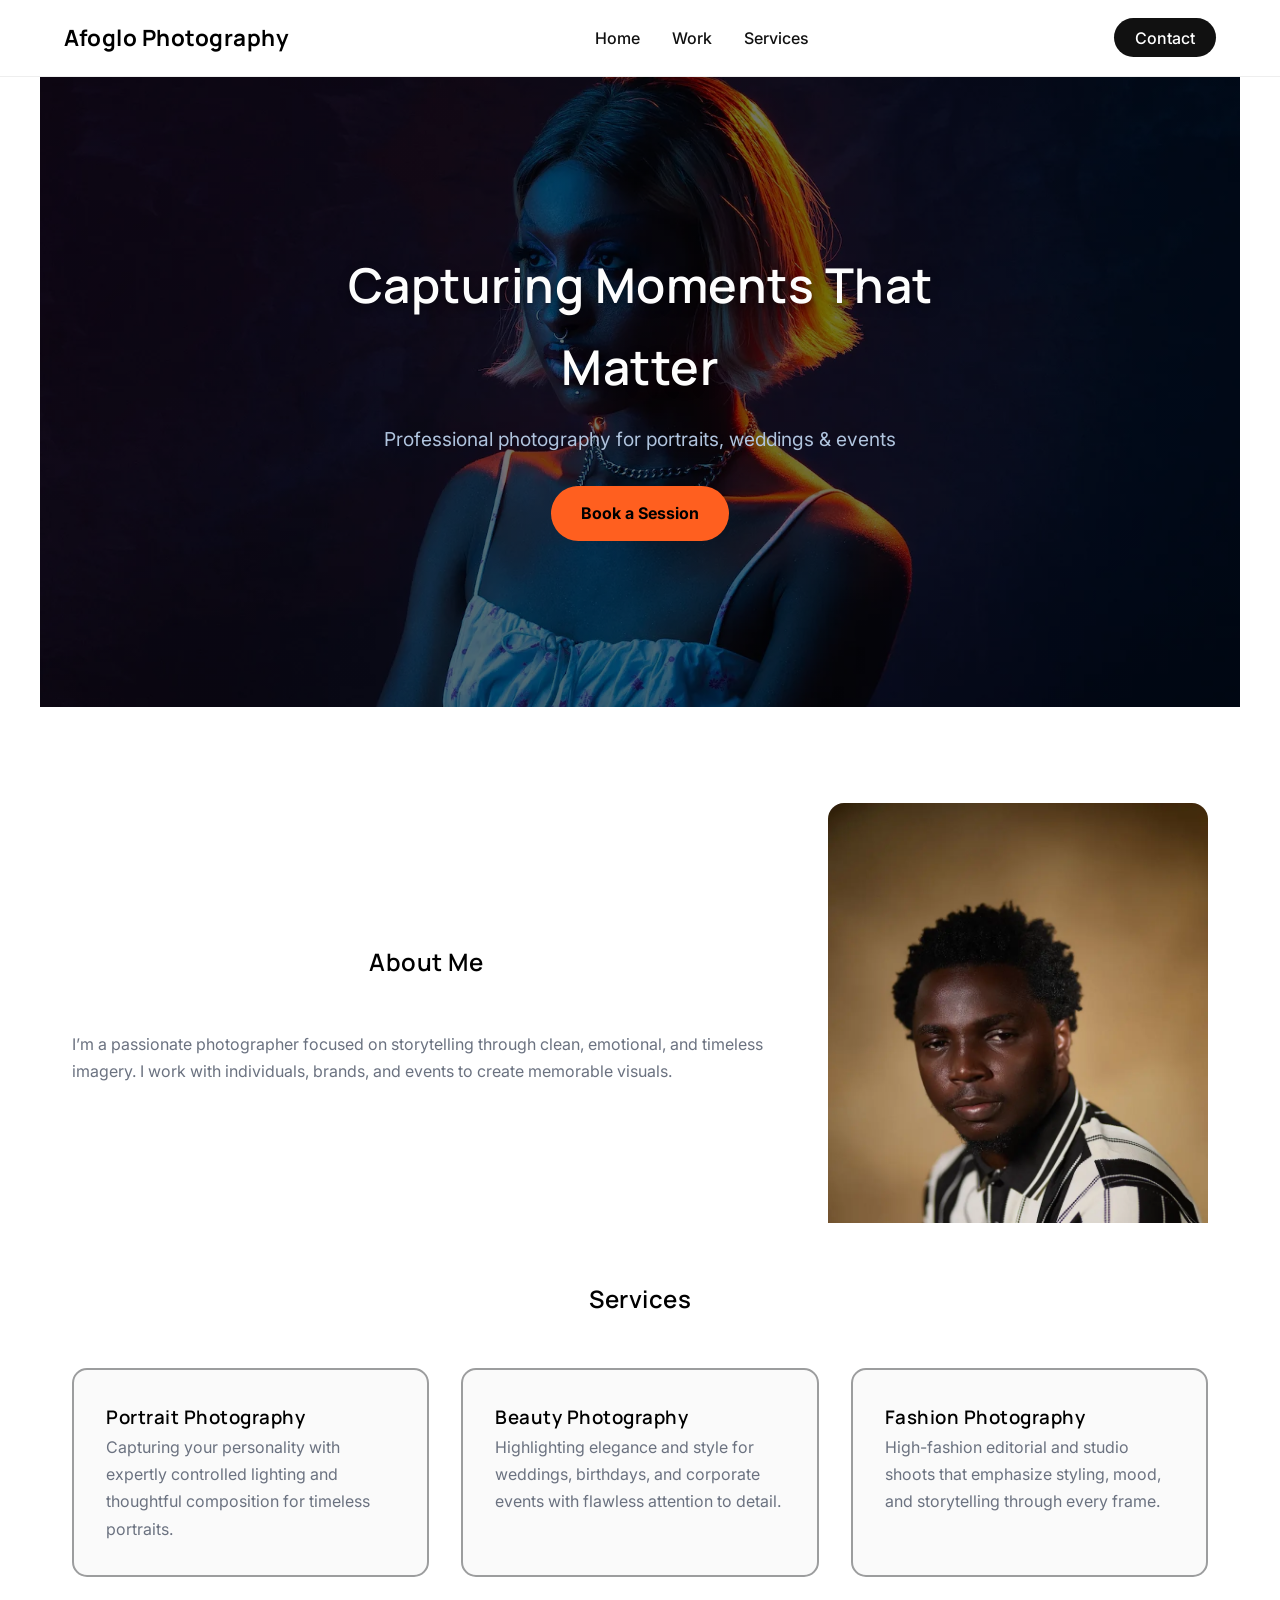
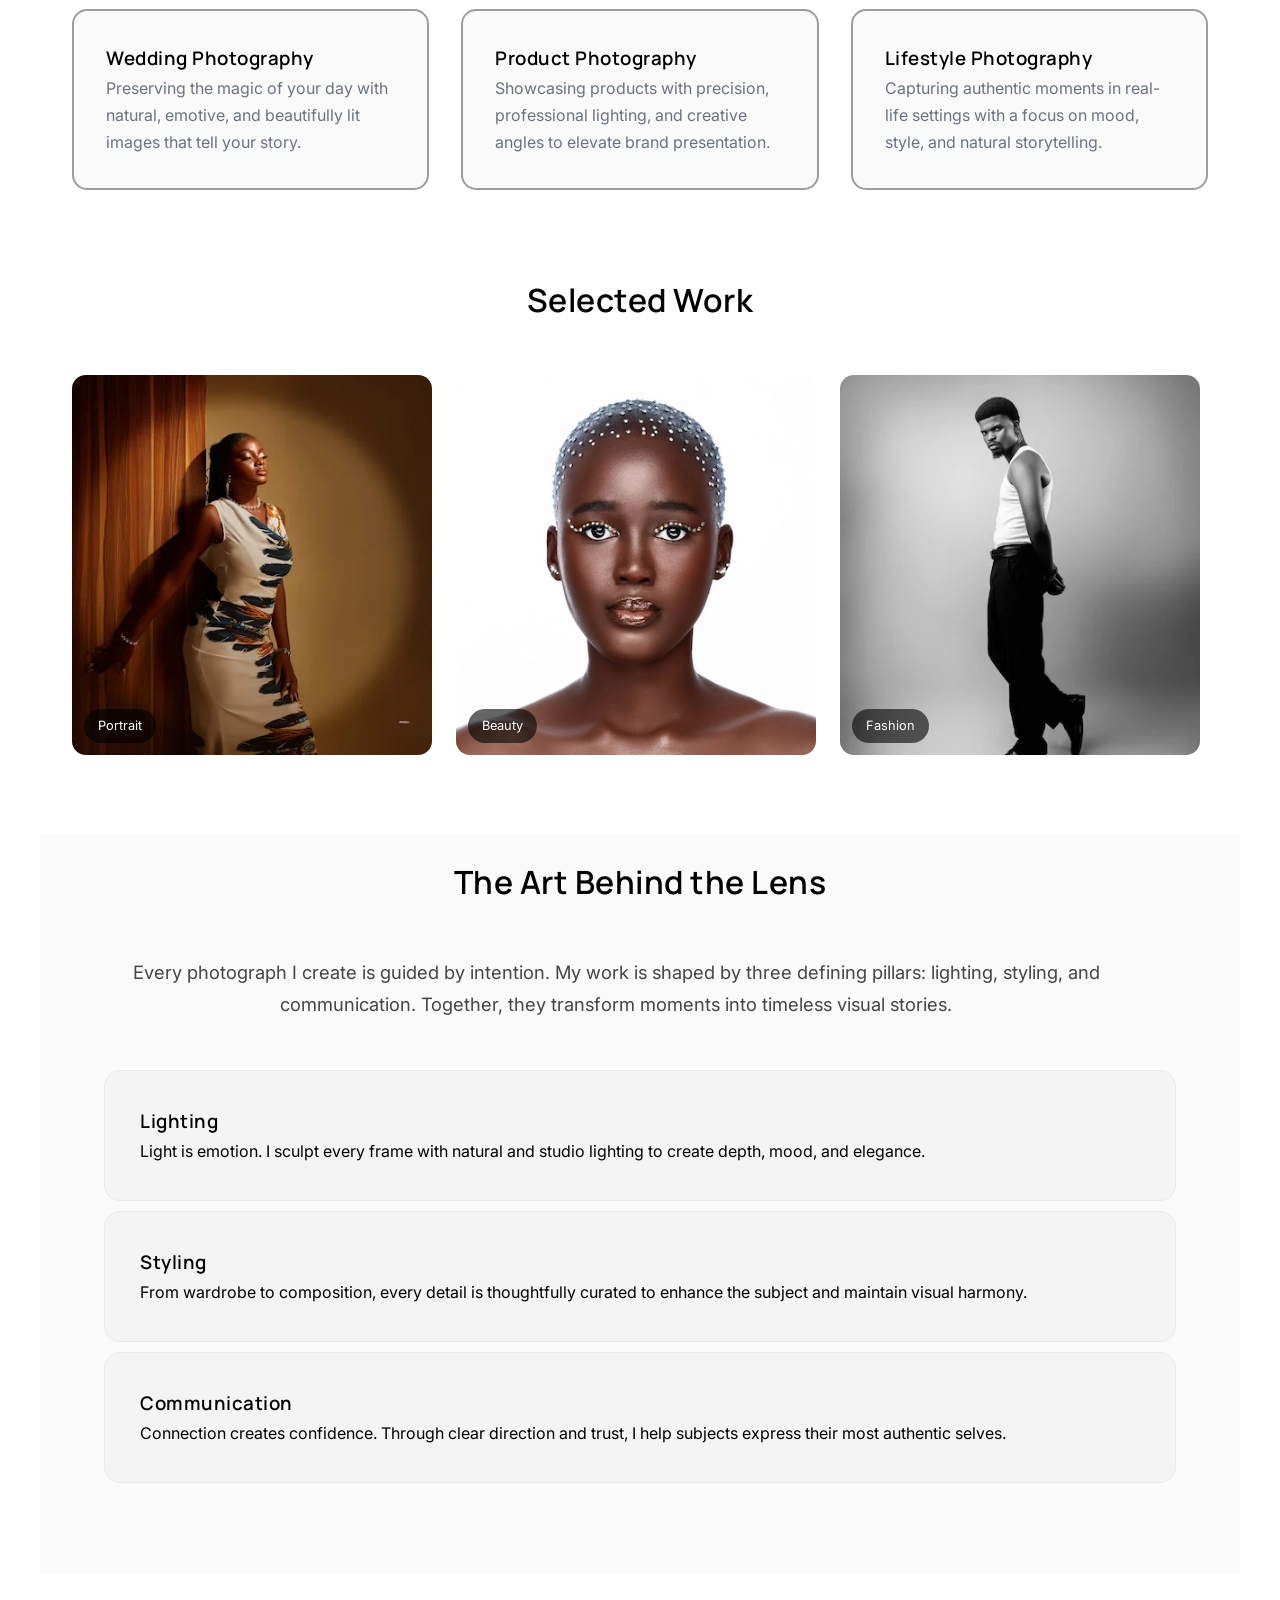
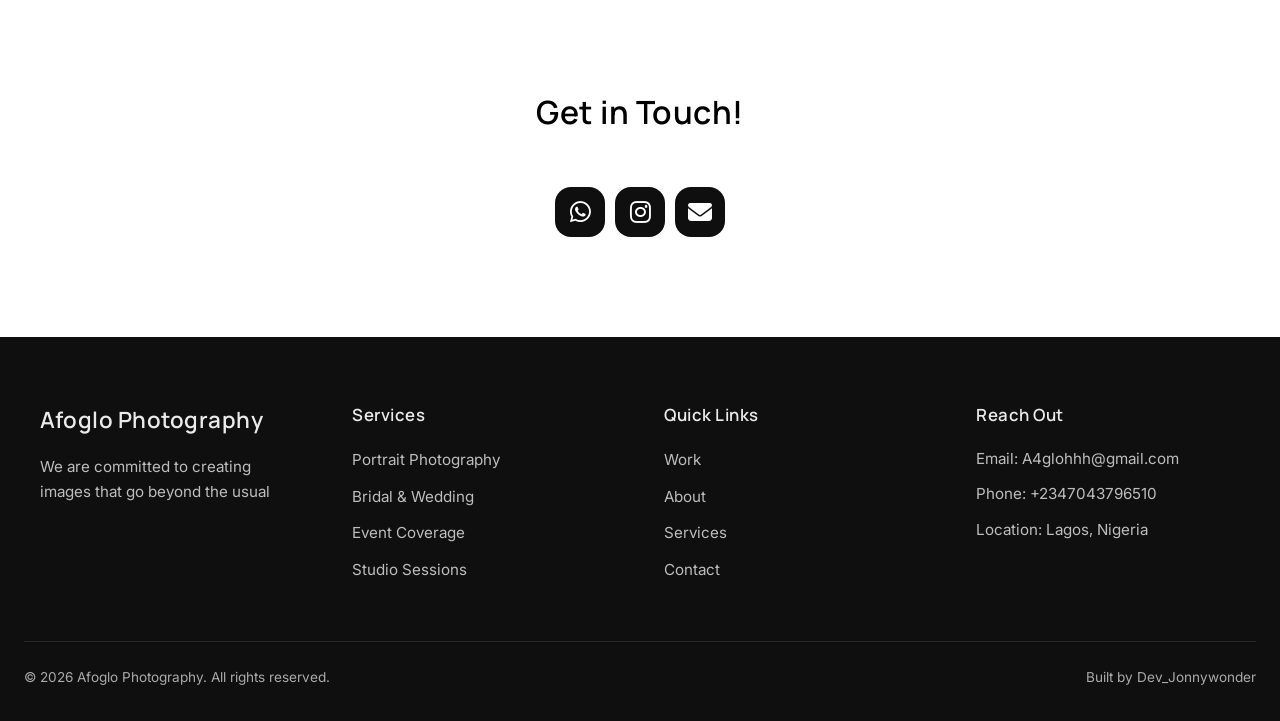
<file: index.html>
<!DOCTYPE html>
<html lang="en">

<head>
  <meta charset="UTF-8" />
  <meta name="viewport" content="width=device-width, initial-scale=1.0" />
  <title>Photographer Portfolio</title>
<link href="https://fonts.googleapis.com/css2?family=Inter:wght@300;400;500&family=Manrope:wght@400;500;600;700&display=swap" rel="stylesheet">
<link rel="stylesheet" href="https://cdnjs.cloudflare.com/ajax/libs/font-awesome/6.5.0/css/all.min.css">
  <link rel="stylesheet" href="/styles/afoglo.css">

</head>

<body>

  <!--  NAVBAR-->
  <header class="site-header">
    <nav class="navbar">
      <h1 class="logo">Afoglo Photography</h1>

      <!-- Mobile menu toggle -->
      <div class="mobile-menu-toggle">&#9776;</div>

      <ul class="nav-links">
        <li><a href="index.html">Home</a></li>
        <li><a href="#selected-work">Work</a></li>
        <li><a href="#services">Services</a></li>

      </ul>
      <ul class="nav-cta">
        <li><a href="#contact" class="cta-link">Contact</a></li>
      </ul>

    </nav>
  </header>

  <!-- HERO -->
  <section class="hero" style="background:
    linear-gradient(rgba(0, 0, 0, 0.55), rgba(0, 0, 0, 0.55)),
    url('/images/bg-image.webp') center / cover no-repeat;">
    <div class="hero-content">
      <h1>Capturing Moments That Matter</h1>
      <p>Professional photography for portraits, weddings & events</p>

      <div class="hero-buttons">
        <a href="#contact" class="btn btn-outline">Book a Session</a>
      </div>
    </div>
  </section>

  <!-- ABOUT -->
  <section id="about" class="about">
    <div class="about-container">
      <!-- text and h2 first -->
      <div class="about-text">
        <h2>About Me</h2>
        <p>
          I’m a passionate photographer focused on storytelling through
          clean, emotional, and timeless imagery. I work with individuals,
          brands, and events to create memorable visuals.
        </p>
      </div>
      <!--text to the end  -->
      <div class="about-image">
        <img src="/images/afo-by-day.webp" alt="Photographer portrait" loading="lazy">
      </div>
    </div>
  </section>
  
<!--SERVICES-->
<section id="services" class="services">
  <h2>Services</h2>

  <div class="services-grid">

    <div class="service-card">
      <h3>Portrait Photography</h3>
      <p>Capturing your personality with expertly controlled lighting and thoughtful composition for timeless portraits.</p>
    </div>

    <div class="service-card">
      <h3>Beauty Photography</h3>
      <p>Highlighting elegance and style for weddings, birthdays, and corporate events with flawless attention to detail.</p>
    </div>

    <div class="service-card">
      <h3>Fashion Photography</h3>
      <p>High-fashion editorial and studio shoots that emphasize styling, mood, and storytelling through every frame.</p>
    </div>

    <div class="service-card">
      <h3>Wedding Photography</h3>
      <p>Preserving the magic of your day with natural, emotive, and beautifully lit images that tell your story.</p>
    </div>

    <div class="service-card">
      <h3>Product Photography</h3>
      <p>Showcasing products with precision, professional lighting, and creative angles to elevate brand presentation.</p>
    </div>

    <div class="service-card">
      <h3>Lifestyle Photography</h3>
      <p>Capturing authentic moments in real-life settings with a focus on mood, style, and natural storytelling.</p>
    </div>

  </div>
</section>
  <!-- SELECTED WORK -->
  <section class="selected-work" id="selected-work">
    <div class="section-header">
      <h2>Selected Work</h2>
    </div>

    <div class="work-scroll-wrapper">
      <div class="work-scroll">
        <div class="work-card">
          <img src="images/Portrait(1)-800.webp" 
          srcset="images/Portrait(1)-400.webp 400w,
           images/Portrait(1)-800.webp 800w,
           images/Portrait(1)-1000.webp 1000w" 
          sizes="(max-width: 600px) 85vw,
                  (max-width: 1024px) 45vw, 30vw" 
          alt="Portrait picture by Afoglo photography" loading="lazy">
          <a href="#" class="tag">Portrait</a>
        </div>
        <div class="work-card">
          <img src="images/Beauty(1)-800.webp" 
          srcset="images/Beauty(1)-400.webp 400w,
          images/Beauty(1)-800.webp 800w, 
          images/Beauty(1)-1000.webp 1000w" 
          sizes="(max-width: 600px) 85vw,
                (max-width: 1024px) 45vw, 30vw" 
          alt="Beauty picture by Afoglo/photography" loading="lazy">
          <a href="#" class="tag">Beauty</a>
        </div>
        <div class="work-card">
          <img src="images/Fashion(1)-800.webp" 
          srcset="images/Fashion(1)-400.webp 400w,
          images/Fashion(1)-800.webp 800w,
          images/Fashion(1)-1000.webp 1000w"
          sizes="(max-width: 600px) 85vw,
                (max-width: 1024px) 45vw, 30vw" 
          alt="Fashion picture by Afoglo photography" loading="lazy">
          <a href="#" class="tag">Fashion</a>
        </div>
        <div class="work-card">
          <img src="images/Wedding(1)-800.webp" 
          srcset="images/Wedding(1)-400.webp 400w,
          images/Wedding(1)-800.webp 800w,
          images/Wedding(1)-1000.webp 1000w"
          sizes="(max-width: 600px) 85vw,
                (max-width: 1024px) 45vw, 30vw"
          alt="Wedding picture by Afoglo photography" loading="lazy">
          <a href="#" class="tag">Wedding</a>
        </div>
        <div class="work-card">
          <img src="images/Product(1)-800.webp"
          srcset="images/Product(1)-400.webp 400w,
          images/Product(1)-800.webp 800w,
          images/Product(1)-1000.webp 1000w"
          sizes="(max-width: 600px) 85vw,
                (max-width: 1024px) 45vw, 30vw"
          alt="Product picture by Afoglo photography" loading="lazy">
          <a href="#" class="tag">Product</a>
        </div>
        <div class="work-card">
          <img src="images/lifestyle(1)-800.webp"
          srcset="images/lifestyle(1)-400.webp 400w,
          images/lifestyle(1)-800.webp 800w,
          images/lifestyle(1)-1000.webp 1000w"
          sizes="(max-width: 600px) 85vw,
                (max-width: 1024px) 45vw, 30vw"
          alt="Lifestyle picture by Afoglo photography" loading="lazy">
          <a href="#" class="tag">Lifestyle</a>
        </div>
      </div>

    </div>

  </section>

  <section class="inspiration" id="inspiration">
  <div class="section-header">
    <h2>The Art Behind the Lens</h2>
  </div>

  <div class="inspiration-content">
    <p class="inspiration-text">
      Every photograph I create is guided by intention. 
      My work is shaped by three defining pillars: lighting, styling, and communication. 
      Together, they transform moments into timeless visual stories.
    </p>

    <div class="inspiration-grid">
      <div class="inspiration-card">
        <h3>Lighting</h3>
        <p>
          Light is emotion. I sculpt every frame with natural and studio lighting 
          to create depth, mood, and elegance.
        </p>
      </div>

      <div class="inspiration-card">
        <h3>Styling</h3>
        <p>
          From wardrobe to composition, every detail is thoughtfully curated 
          to enhance the subject and maintain visual harmony.
        </p>
      </div>

      <div class="inspiration-card">
        <h3>Communication</h3>
        <p>
          Connection creates confidence. Through clear direction and trust, 
          I help subjects express their most authentic selves.
        </p>
      </div>
    </div>
  </div>
</section>

  <!--CONTACT -->
  <section class="contact" id="contact">
  <div class="section-header">
    <h2>Get in Touch!</h2>
  </div>

  <div class="contact-options">
    
    <a href="https://wa.me/2347043796510" target="_blank" class="contact-card">
      <i class="fab fa-whatsapp"></i>
    </a>

    <a href="https://instagram.com/afoglo" target="_blank" class="contact-card">
      <i class="fab fa-instagram"></i>
    </a>

    <a href="mailto:A4glohhh@gmail.com" class="contact-card">
      <i class="fas fa-envelope"></i>
    </a>

  </div>
</section>

  <!--FOOTER-->
  <footer class="site-footer">
    <div class="footer-container">

      <!-- BRAND / LOGO -->
      <div class="footer-brand">
        <h2 class="footer-logo">Afoglo Photography</h2>
        <p>
          We are committed to creating images that go beyond the usual
        </p>
      </div>

      <!-- SERVICES -->
      <div class="footer-links">
        <h4>Services</h4>
        <ul>
          <li><a href="#services">Portrait Photography</a></li>
          <li><a href="#services">Bridal & Wedding</a></li>
          <li><a href="#services">Event Coverage</a></li>
          <li><a href="#services">Studio Sessions</a></li>
        </ul>
      </div>

      <!-- QUICK LINKS -->
      <div class="footer-links">
        <h4>Quick Links</h4>
        <ul>
          <li><a href="#selected-work">Work</a></li>
          <li><a href="#about">About</a></li>
          <li><a href="#services">Services</a></li>
          <li><a href="#contact">Contact</a></li>
        </ul>
      </div>

      <!-- CONTACT -->
      <div class="footer-contact">
        <h4>Reach Out</h4>
        <p>Email: <a href="mailto:A4glohhh@gmail.com">A4glohhh@gmail.com
          </a></p>
        <p>Phone: <a href="tel:07043796510">+2347043796510</a></p>
        <p>Location: Lagos, Nigeria</p>
      </div>

    </div>

    <!-- BOTTOM BAR -->
    <div class="footer-bottom">
      <p>© 2026 Afoglo Photography. All rights reserved.</p>
      <p>Built by Dev_Jonnywonder</p>
    </div>
  </footer>
  <script src="js/navbar.js" defer></script>
</body>

</html>
</file>
<file: styles/afoglo.css>
* {
  margin: 0;
  padding: 0;
  box-sizing: border-box;
}

body {
  font-family: 'Inter', sans-serif;
  line-height: 1.7;
  font-weight: 400;
}

h1,
h2,
h3,
h4,
h5,
h6 {
  font-family: 'Manrope', sans-serif;
  font-weight: 600;
  letter-spacing: 0.5px;
}

img {
  /* width: 100%; */
  display: block;
}

/* desktop */
.site-header {
  position: sticky;
  top: 0;
  background: #ffffff;
  z-index: 1000;
  border-bottom: 1px solid #eee;
}

.navbar {
  max-width: 1200px;
  margin: auto;
  padding: 1.2rem 1.5rem;
  display: flex;
  align-items: center;
  justify-content: space-between;
}

.logo {
  font-size: 1.4rem;
  font-weight: 700;
}

/* NAV LINKS */
.nav-links {
  display: flex;
  gap: 2rem;
  list-style: none;
}

.nav-links a {
  text-decoration: none;
  color: #111;
  font-weight: 500;
}

/* CTA */
.nav-cta {
  list-style: none;
}

.nav-cta a {
  background: #111;
  color: #fff;
  padding: 0.6rem 1.3rem;
  border-radius: 30px;
  text-decoration: none;
  font-weight: 500;
}

/* MOBILE TOGGLE */
.mobile-menu-toggle {
  display: none;
  font-size: 1.8rem;
  cursor: pointer;
}

/* mobile navbar */
@media (max-width: 768px) {
  .mobile-menu-toggle {
    display: block;
  }

  /* Hide nav links by default */
  .nav-links {
    position: absolute;
    top: 100%;
    left: 0;
    width: 100%;
    background: #ffffff;
    flex-direction: column;
    align-items: center;
    gap: 1.5rem;
    padding: 2rem 0;
    display: none;
    border-bottom: 1px solid #eee;
  }

  /* Show menu when active */
  .nav-links.active {
    display: flex;
  }

  /* Keep CTA OUTSIDE menu */
  .nav-cta {
    display: none;
  }
}

/* HERO*/
.hero {
  position: relative;
  min-height: 70vh;
  display: flex;
  align-items: center;
  justify-content: center;
  text-align: center;
}

.hero h1 {
  color: #FDFDFD;
  font-size: 3rem;
  margin-bottom: 1rem;
  text-shadow: 0px 4px 10px rgba(0, 0, 0, 0.5);
}

.hero p {
  color: #B0C4DE;
  line-height: 1.6;
  font-size: 1.2rem;
  margin: 1rem 0 2rem;
}

.hero-buttons {
  display: flex;
  justify-content: center;
  gap: 1rem;
}

.hero-content {
  position: relative;
  z-index: 2;
  max-width: 700px;
  padding: 0 1rem;
}

/* Buttons */

.btn-outline {
  padding: 0.85rem 1.9rem;
  border-radius: 30px;
  text-decoration: none;
  font-size: 1rem;
  font-weight: bold;
  background: transparent;
  border: none;
  color: #000;
  background-color: #ff5f1f;
  transition: 0.55s ease;
}

.btn-outline:hover {
  background: #E64A19;
  color: white;
  border: none;
}

/*SECTIONS */
section {
  max-width: 1200px;
  margin: auto;
  padding: 6rem 2rem;
}

section h2 {
  text-align: center;
  margin-bottom: 3rem;
}

/* ABOUT */
.about-container {
  display: flex;
  gap: 3rem;
  align-items: center;
}

.about-image {
  max-width: 380px;
  max-height: 420px;
  width: 100%;
  overflow: hidden;
}

.about-image img {
  width: 100%;
  height: 100%;
  border-radius: 16px;
  object-fit: cover;
}

.about-text p {
  color: #6b7280;
}

/* RESPONSIVE for About */
@media (max-width: 768px) {
  .about-container {
    flex-direction: column;
    text-align: center;
  }

  .about-image {
    max-width: 260px;
    max-height: 300px;
  }

  .about-text {
    order: 2;
  }

  .about-image {
    order: 1;
  }

  .hero h2 {
    font-size: 2.2rem;
  }

  .nav-links {
    gap: 1.2rem;
  }
}

.inspiration {
  padding-right: 5%;
  padding-left: 5%;
  padding-bottom: 80px;
  padding-top: 8px;
  background-color: #fafafa;
}

.inspiration-text {
  max-width: 1024px;
  font-size: 1.15rem;
  line-height: 1.7;
  margin-bottom: 50px;
  color: #444;
  text-align: center;
}

.inspiration-card {
  padding: 35px;
  border: 1px solid #eaeaea;
  border-radius: 16px;
  transition: all 0.3s ease;
  background: rgb(245, 244, 244);
  margin-bottom: 10px;
}

.inspiration-card:hover {
  transform: translateY(-6px);
  box-shadow: 0 10px 25px rgba(0, 0, 0, 0.05);
}

/*SELECTED WORK SCROLL*/
.selected-work {
  padding: 4rem 2rem;
  margin-top: -7%;
}

@media (max-width: 768px) {
  .selected-work {
    margin-top: -20%;
  }
}

.section-header h2 {
  margin-top: 12px;
  font-size: 2rem;
  text-align: center;
}

.work-scroll {
  display: flex;
  gap: 1.5rem;
  overflow-x: auto;
  padding-bottom: 1rem;
  scroll-snap-type: x mandatory;
  -webkit-overflow-scrolling: touch;
}

.work-scroll::-webkit-scrollbar {
  height: 6px;
}

.work-scroll::-webkit-scrollbar-thumb {
  background: #d1d5db;
  border-radius: 10px;
}

.work-scroll img {
  width: 280px;
  height: 410px;
  object-fit: cover;
  border-radius: 14px;
  flex-shrink: 0;
  scroll-snap-align: start;
  transition: transform 0.3s ease;
  cursor: pointer;
}

.work-scroll img:hover {
  transform: scale(1.04);
}

/*CATEGORY TAGS*/
.tag {
  position: absolute;
  bottom: 12px;
  left: 12px;
  padding: 6px 14px;
  background: rgba(0, 0, 0, 0.6);
  color: #fff;
  border-radius: 20px;
  font-size: 0.8rem;
  text-decoration: none;
  transition: background 0.3s;
}

.tag:hover {
  background: #828ea7;
  font-weight: bold;
}

/*SELECTED WORK IMAGE SIZING*/
.work-card {
  position: relative;
  flex-shrink: 0;
  width: calc((100vw - 6rem) / 3);
  /* 3 images on desktop */
  max-width: 360px;
}

.work-card img {
  width: 100%;
  height: 380px;
  object-fit: cover;
  border-radius: 14px;
}

/* Tablet – 2 images */
@media (max-width: 1024px) {
  .work-card {
    width: calc((100vw - 4rem) / 2);
  }
}

/* Mobile – 1 image */
@media (max-width: 600px) {
  .work-card {
    width: 60vw;
  }

}

/*PORTFOLIO*/

.portfolio-grid img:hover {
  transform: scale(1.05);
}

/*SERVICES*/
.services {
  background: #ffffff;
  padding-top: 20px;
  margin-top: -60px;
}

/* desktop */
.services-grid {
  display: grid;
  grid-template-columns: repeat(3, 1fr);
  gap: 2rem;
}

/* tablet */
@media (max-width: 1024px) {
  .services-grid {
    grid-template-columns: repeat(2, 1fr);
  }
}

/* mobile */
@media (max-width: 600px) {
  .services-grid {
    grid-template-columns: 1fr;
  }
}

.service-card {
  padding: 2rem;
  background: #fafafa;
  border-radius: 15px;
  border: 2px solid #9c9d9e;
}

.service-card p {
  color: #6b7280;
}

.service-card:hover {
  transform: translateY(-6px);
  transition: 0.3s ease;
}

/* Contact css */

.contact {
  padding: 100px 5%;
  text-align: center;
}

.contact-options {
  display: flex;
  justify-content: center;
  gap: 10px;
}

/* media query */
@media (max-width: 768px) {
  .contact-options {
    display: flex;
    flex-direction: row;
    gap: 10px;
  }

  .contact-card {
    width: 50px;
    height: 50px;
  }
}

.contact-card {
  width: 50px;
  height: 50px;
  border-radius: 16px;
  display: flex;
  gap: -10px;
  flex-direction: column;
  justify-content: center;
  align-items: center;
  text-decoration: none;
  color: white;
  transition: 0.3s ease;
  background: #0f0f0f;
}

.contact-card i {
  font-size: 24px;
}

.contact-card:hover {
  transform: translateY(-6px);
  box-shadow: 0 12px 30px rgba(0, 0, 0, 0.08);
}

.contact-card:nth-child(1):hover i {
  color: #25D366;
  /* WhatsApp */
}

.contact-card:nth-child(2):hover i {
  color: #E1306C;
  /* Instagram */
}

.contact-card:nth-child(3):hover i {
  color: #D44638;
  /* Gmail */
}

/*FOOTER*/
.site-footer {
  background: #0f0f0f;
  color: #eaeaea;
  padding: 4rem 1.5rem 2rem;
}

@media (max-width: 768px) {
  .site-footer {
    margin-top: -10%;
  }
}

.footer-container {
  max-width: 1200px;
  margin: auto;
  display: grid;
  grid-template-columns: repeat(4, 1fr);
  gap: 3rem;
}

/* Brand */
.footer-logo {
  font-size: 1.4rem;
  margin-bottom: 1rem;
}

.footer-brand p {
  font-size: 0.95rem;
  color: #bdbdbd;
  line-height: 1.6;
}

/* Links */
.footer-links h4,
.footer-contact h4 {
  margin-bottom: 1rem;
  font-size: 1.05rem;
}

.footer-links ul {
  list-style: none;
  padding: 0;
}

.footer-links li {
  margin-bottom: 0.6rem;
}

.footer-links a,
.footer-contact a {
  color: #bdbdbd;
  text-decoration: none;
  font-size: 0.95rem;
}

.footer-links a:hover,
.footer-contact a:hover {
  color: #ffffff;
}

/* Contact */
.footer-contact p {
  font-size: 0.95rem;
  margin-bottom: 0.6rem;
  color: #bdbdbd;
}

/* Bottom bar */
.footer-bottom {
  margin-top: 3rem;
  padding-top: 1.5rem;
  border-top: 1px solid rgba(255, 255, 255, 0.1);
  display: flex;
  justify-content: space-between;
  flex-wrap: wrap;
  font-size: 0.85rem;
  color: #aaa;
}

/* Responsiveness for footer */
@media (max-width: 900px) {
  .footer-container {
    grid-template-columns: repeat(2, 1fr);
  }
}

@media (max-width: 600px) {
  .footer-container {
    grid-template-columns: 1fr;
    text-align: center;
  }

  .footer-bottom {
    flex-direction: column;
    gap: 0.6rem;
    text-align: center;
  }
}
</file>
